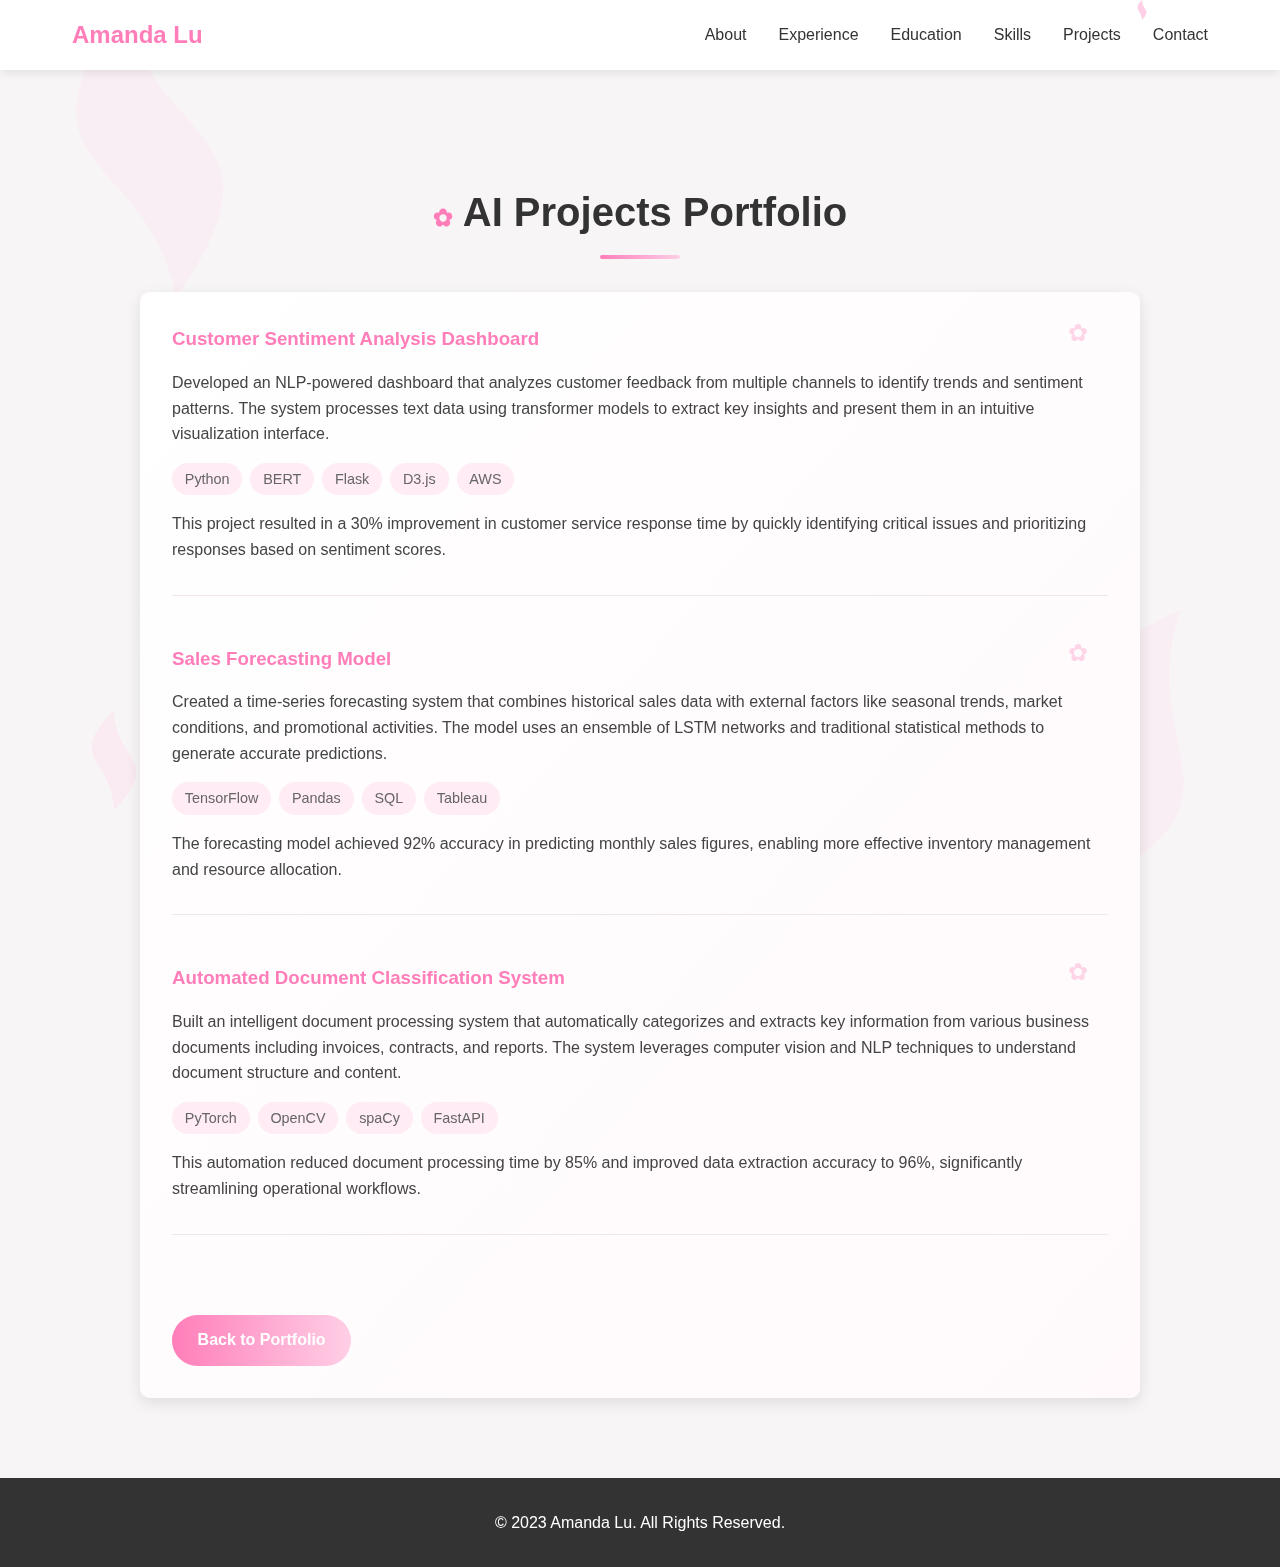
<file: content.html>
<!DOCTYPE html>
<html lang="en">
<head>
  <meta charset="UTF-8">
  <meta name="viewport" content="width=device-width, initial-scale=1.0">
  <title>Amanda Lu | AI Projects</title>
  <link href="style.css" rel="stylesheet" type="text/css" />
  <link rel="stylesheet" href="https://cdnjs.cloudflare.com/ajax/libs/font-awesome/6.4.0/css/all.min.css">
  <style>
    .ai-content {
      max-width: 1000px;
      margin: 0 auto;
      padding: 2rem;
      background: linear-gradient(to bottom right, white, #fff9fb);
      border-radius: 10px;
      box-shadow: var(--shadow);
    }
    
    .ai-project {
      margin-bottom: 3rem;
      padding-bottom: 2rem;
      border-bottom: 1px solid var(--border-color);
      position: relative;
    }
    
    .ai-project:last-child {
      border-bottom: none;
    }
    
    .ai-project::before {
      content: "✿";
      position: absolute;
      top: -10px;
      right: 20px;
      color: var(--primary-color);
      opacity: 0.3;
      font-size: 1.5rem;
    }
    
    .ai-project h3 {
      color: var(--primary-color);
      margin-bottom: 1rem;
    }
    
    .tech-tags {
      display: flex;
      flex-wrap: wrap;
      gap: 0.5rem;
      margin: 1rem 0;
    }
    
    .tech-tag {
      background: #ffecf4;
      color: #666;
      padding: 0.3rem 0.8rem;
      border-radius: 20px;
      font-size: 0.9rem;
    }
    
    .back-button {
      display: inline-block;
      margin-top: 2rem;
    }
    
    #ai-projects::after {
      content: "";
      position: absolute;
      bottom: 10%;
      left: 5%;
      width: 100px;
      height: 100px;
      background-image: url('data:image/svg+xml;utf8,<svg xmlns="http://www.w3.org/2000/svg" viewBox="0 0 100 100"><path fill="%23ffcfe6" opacity="0.3" d="M50 0 C 50 50, 100 50, 50 100 C 50 50, 0 50, 50 0" /></svg>');
      background-size: contain;
      background-repeat: no-repeat;
      z-index: -1;
    }
  </style>
</head>
<body>
  <header>
    <div class="container">
      <nav>
        <div class="logo">Amanda Lu</div>
        <ul class="nav-links">
          <li><a href="index.html#about">About</a></li>
          <li><a href="index.html#experience">Experience</a></li>
          <li><a href="index.html#education">Education</a></li>
          <li><a href="index.html#skills">Skills</a></li>
          <li><a href="index.html#projects">Projects</a></li>
          <li><a href="index.html#contact">Contact</a></li>
        </ul>
      </nav>
    </div>
  </header>

  <section id="ai-projects" style="margin-top: 100px;">
    <div class="container">
      <h2 class="section-title">AI Projects Portfolio</h2>
      
      <div class="ai-content">
        <div class="ai-project">
          <h3>Customer Sentiment Analysis Dashboard</h3>
          <p>Developed an NLP-powered dashboard that analyzes customer feedback from multiple channels to identify trends and sentiment patterns. The system processes text data using transformer models to extract key insights and present them in an intuitive visualization interface.</p>
          <div class="tech-tags">
            <span class="tech-tag">Python</span>
            <span class="tech-tag">BERT</span>
            <span class="tech-tag">Flask</span>
            <span class="tech-tag">D3.js</span>
            <span class="tech-tag">AWS</span>
          </div>
          <p>This project resulted in a 30% improvement in customer service response time by quickly identifying critical issues and prioritizing responses based on sentiment scores.</p>
        </div>
        
        <div class="ai-project">
          <h3>Sales Forecasting Model</h3>
          <p>Created a time-series forecasting system that combines historical sales data with external factors like seasonal trends, market conditions, and promotional activities. The model uses an ensemble of LSTM networks and traditional statistical methods to generate accurate predictions.</p>
          <div class="tech-tags">
            <span class="tech-tag">TensorFlow</span>
            <span class="tech-tag">Pandas</span>
            <span class="tech-tag">SQL</span>
            <span class="tech-tag">Tableau</span>
          </div>
          <p>The forecasting model achieved 92% accuracy in predicting monthly sales figures, enabling more effective inventory management and resource allocation.</p>
        </div>
        
        <div class="ai-project">
          <h3>Automated Document Classification System</h3>
          <p>Built an intelligent document processing system that automatically categorizes and extracts key information from various business documents including invoices, contracts, and reports. The system leverages computer vision and NLP techniques to understand document structure and content.</p>
          <div class="tech-tags">
            <span class="tech-tag">PyTorch</span>
            <span class="tech-tag">OpenCV</span>
            <span class="tech-tag">spaCy</span>
            <span class="tech-tag">FastAPI</span>
          </div>
          <p>This automation reduced document processing time by 85% and improved data extraction accuracy to 96%, significantly streamlining operational workflows.</p>
        </div>
        
        <a href="index.html" class="btn primary-btn back-button">Back to Portfolio</a>
      </div>
    </div>
  </section>

  <footer>
    <div class="container">
      <p>&copy; 2023 Amanda Lu. All Rights Reserved.</p>
    </div>
  </footer>

  <script src="script.js"></script>
</body>
</html>
</file>
<file: style.css>
/* Base styles and variables */
:root {
  --primary-color: #ff7eb9;
  --secondary-color: #e17eb1;
  --dark-color: #333;
  --light-color: #f8f5f7;
  --text-color: #444;
  --light-text: #777;
  --border-color: #f0e6ea;
  --transition: all 0.3s ease;
  --shadow: 0 5px 15px rgba(0, 0, 0, 0.1);
  --container-width: 1200px;
}

/* Reset styles */
* {
  margin: 0;
  padding: 0;
  box-sizing: border-box;
}

html {
  scroll-behavior: smooth;
  font-size: 16px;
}

body {
  font-family: 'Segoe UI', Tahoma, Geneva, Verdana, sans-serif;
  line-height: 1.6;
  color: var(--text-color);
  background-color: var(--light-color);
}

a {
  text-decoration: none;
  color: var(--primary-color);
  transition: var(--transition);
}

a:hover {
  color: var(--secondary-color);
}

ul {
  list-style: none;
}

img {
  width: 100%;
  height: auto;
  display: block;
}

.container {
  max-width: var(--container-width);
  margin: 0 auto;
  padding: 0 2rem;
}

.btn {
  display: inline-block;
  padding: 0.8rem 1.6rem;
  border-radius: 30px;
  font-weight: bold;
  text-align: center;
  cursor: pointer;
  transition: var(--transition);
  border: none;
}

.primary-btn {
  background: linear-gradient(to right, var(--primary-color), #ffcfe6);
  color: white;
  border-radius: 30px;
}

.primary-btn:hover {
  background: linear-gradient(to right, var(--secondary-color), #ffcfe6);
  color: white;
  transform: translateY(-3px);
  box-shadow: var(--shadow);
}

.secondary-btn {
  background: transparent;
  color: var(--primary-color);
  border: 2px solid var(--primary-color);
}

.secondary-btn:hover {
  background: transparent;
  color: var(--primary-color);
  border: 2px solid var(--primary-color);
}

.small-btn {
  padding: 0.5rem 1rem;
  font-size: 0.9rem;
}

.section-title {
  font-size: 2.5rem;
  margin-bottom: 3rem;
  text-align: center;
  position: relative;
  color: var(--dark-color);
}

.section-title::after {
  content: '';
  position: absolute;
  bottom: -15px;
  left: 50%;
  transform: translateX(-50%);
  width: 80px;
  height: 4px;
  background: var(--primary-color);
  border-radius: 2px;
}

section {
  padding: 5rem 0;
}

/* Header and Navigation */
header {
  position: fixed;
  top: 0;
  left: 0;
  width: 100%;
  z-index: 1000;
  background: white;
  box-shadow: 0 2px 10px rgba(0, 0, 0, 0.1);
  padding: 1rem 0;
}

nav {
  display: flex;
  justify-content: space-between;
  align-items: center;
}

.logo {
  font-size: 1.5rem;
  font-weight: bold;
  color: var(--primary-color);
}

.nav-links {
  display: flex;
}

.nav-links li {
  margin-left: 2rem;
}

.nav-links a {
  color: var(--dark-color);
  font-weight: 500;
}

.nav-links a:hover {
  color: var(--primary-color);
}

/* Hero Section */
#hero {
  position: relative;
  height: 100vh;
  display: flex;
  align-items: center;
  color: white;
}

#hero .hero-content {
  position: relative;
  z-index: 1;
  text-align: center;
  max-width: 800px;
  margin: 0 auto;
}

#hero h1, #hero h2, #hero p {
  text-shadow: 1px 1px 3px rgba(0, 0, 0, 0.6);
}

.hero-content h1 {
  font-size: 3.5rem;
  margin-bottom: 1rem;
  color: white;
}

.hero-content h2 {
  font-size: 2rem;
  margin-bottom: 1.5rem;
  color: white;
  font-weight: 400;
}

.hero-content p {
  font-size: 1.2rem;
  margin-bottom: 2rem;
  color: white;
  max-width: 80%;
  margin-left: auto;
  margin-right: auto;
}

.highlight {
  color: var(--primary-color);
}

.hero-buttons {
  margin-bottom: 2rem;
}

.hero-buttons .btn {
  margin: 0 0.5rem;
}

.social-links {
  display: flex;
  justify-content: center;
  gap: 1.5rem;
}

.social-links a {
  display: flex;
  align-items: center;
  justify-content: center;
  width: 40px;
  height: 40px;
  border-radius: 50%;
  background: white;
  color: var(--primary-color);
  font-size: 1.2rem;
  transition: var(--transition);
  box-shadow: var(--shadow);
}

.social-links a:hover {
  background: var(--primary-color);
  color: white;
  transform: translateY(-3px);
}

/* About Section */
#about {
  background-color: white;
}

.about-content {
  display: flex;
  gap: 4rem;
  align-items: center;
  justify-content: center;
}

.profile-image {
  flex: 0 0 300px;
}

.profile-image .portrait {
  width: 100%;
  border-radius: 10px;
  box-shadow: var(--shadow);
  border: 5px solid white;
}

.about-text {
  max-width: 800px;
  margin: 0 auto;
}

.about-text p {
  margin-bottom: 1.5rem;
  font-size: 1.1rem;
}

/* Experience and Education Sections */
#experience, #education {
  background-color: var(--light-color);
}

.timeline {
  max-width: 800px;
  margin: 0 auto;
}

.timeline-item {
  background: white;
  border-radius: 10px;
  padding: 2rem;
  box-shadow: var(--shadow);
  margin-bottom: 2rem;
  position: relative;
  border-left: 4px solid var(--primary-color);
}

.timeline-item-header h3 {
  font-size: 1.5rem;
  margin-bottom: 0.5rem;
  color: var(--dark-color);
}

.timeline-item-company {
  font-weight: bold;
  color: var(--primary-color);
  margin-bottom: 0.5rem;
}

.timeline-item-date {
  color: var(--light-text);
  font-style: italic;
  margin-bottom: 1.5rem;
}

.timeline-item-description {
  color: var(--text-color);
}

.timeline-item-description li {
  margin-bottom: 0.5rem;
  position: relative;
  padding-left: 1.5rem;
}

.timeline-item-description li:before {
  content: "✓";
  position: absolute;
  left: 0;
  color: var(--primary-color);
}

/* Skills Section */
#skills {
  background-color: white;
}

.skills-container {
  display: grid;
  grid-template-columns: repeat(auto-fit, minmax(250px, 1fr));
  gap: 2rem;
  max-width: 1000px;
  margin: 0 auto;
}

.skills-category h3 {
  font-size: 1.3rem;
  margin-bottom: 1.5rem;
  color: var(--primary-color);
  text-align: center;
}

.skills-list {
  background: var(--light-color);
  border-radius: 10px;
  padding: 2rem;
  box-shadow: var(--shadow);
}

.skills-list li {
  margin-bottom: 1rem;
  padding-left: 1.5rem;
  position: relative;
}

.skills-list li:before {
  content: "•";
  position: absolute;
  left: 0;
  color: var(--primary-color);
  font-size: 1.2rem;
}

/* Projects Section */
#projects {
  background-color: var(--light-color);
}

.projects-grid {
  display: grid;
  grid-template-columns: repeat(auto-fit, minmax(350px, 1fr));
  gap: 2rem;
  max-width: 1200px;
  margin: 0 auto;
}

.project-card {
  background: linear-gradient(to bottom right, white, #fff9fb);
  border-radius: 10px;
  overflow: hidden;
  box-shadow: var(--shadow);
  transition: var(--transition);
  height: 100%;
  border-top: 3px solid var(--primary-color);
}

.project-card:hover {
  transform: translateY(-10px);
  box-shadow: 0 15px 30px rgba(242, 187, 213, 0.2);
}

.project-info {
  padding: 2rem;
}

.project-info h3 {
  font-size: 1.5rem;
  margin-bottom: 1rem;
  color: var(--dark-color);
}

.project-info p {
  margin-bottom: 1.5rem;
  color: var(--text-color);
}

.project-links {
  display: flex;
  gap: 1rem;
}

/* Contact Section */
#contact {
  background-color: white;
}

.contact-content {
  max-width: 800px;
  margin: 0 auto;
  text-align: center;
}

.contact-content p {
  font-size: 1.2rem;
  margin-bottom: 2rem;
}

.contact-info {
  display: flex;
  flex-direction: column;
  gap: 1.5rem;
  margin-bottom: 2rem;
}

.contact-item {
  display: flex;
  align-items: center;
  justify-content: center;
  gap: 1rem;
  font-size: 1.1rem;
}

.contact-item i {
  color: var(--primary-color);
  font-size: 1.3rem;
}

/* Footer */
footer {
  background: var(--dark-color);
  color: white;
  text-align: center;
  padding: 2rem 0;
}

/* Utility Classes */
.text-center {
  text-align: center;
}

/* Responsive Design */
@media (max-width: 768px) {
  .hero-content h1 {
    font-size: 2.5rem;
  }

  .hero-content h2 {
    font-size: 1.5rem;
  }

  .section-title {
    font-size: 2rem;
  }

  .about-content {
    flex-direction: column;
    gap: 2rem;
  }
  
  .profile-image {
    flex: 0 0 250px;
    margin: 0 auto;
  }

  .nav-links {
    display: none; /* In a real implementation, you'd want a mobile menu here */
  }

  .projects-grid {
    grid-template-columns: 1fr;
  }
}

@media (max-width: 480px) {
  .hero-buttons {
    display: flex;
    flex-direction: column;
    gap: 1rem;
  }

  .hero-buttons .btn {
    margin: 0;
  }

  .contact-info {
    align-items: center;
  }
}

/* Background Video Styles */
.video-container {
  position: absolute;
  top: 0;
  left: 0;
  width: 100%;
  height: 100%;
  overflow: hidden;
  z-index: -1;
}

#background-video {
  position: absolute;
  top: 50%;
  left: 50%;
  min-width: 100%;
  min-height: 100%;
  width: auto;
  height: auto;
  transform: translateX(-50%) translateY(-50%);
  object-fit: cover;
}

.video-overlay {
  position: absolute;
  top: 0;
  left: 0;
  width: 100%;
  height: 100%;
  background-color: rgba(0, 0, 0, 0.5); /* Adjust opacity as needed */
}

/* Spring Theme Decorative Elements */
body::before, body::after {
  content: "";
  position: fixed;
  width: 300px;
  height: 300px;
  background-image: url('data:image/svg+xml;utf8,<svg xmlns="http://www.w3.org/2000/svg" viewBox="0 0 100 100"><path fill="%23ffcfe6" d="M50 0 C 50 50, 100 50, 50 100 C 50 50, 0 50, 50 0" /></svg>');
  background-size: contain;
  background-repeat: no-repeat;
  z-index: -1;
  opacity: 0.2;
}

body::before {
  top: 0;
  left: 0;
  transform: rotate(-10deg);
}

body::after {
  bottom: 0;
  right: 0;
  transform: rotate(20deg);
}

.section-title::before {
  content: "✿";
  color: var(--primary-color);
  margin-right: 10px;
  font-size: 1.5rem;
}

.section-title::after {
  background: linear-gradient(to right, #ff7eb9, #ffcfe6);
}

.timeline-item {
  border-left: 4px solid var(--primary-color);
  background: linear-gradient(to bottom right, white, #fff9fb);
}

/* Add blossom petals to corners */
.timeline-item::before {
  content: "✿";
  position: absolute;
  top: -10px;
  right: 20px;
  color: var(--primary-color);
  opacity: 0.3;
  font-size: 1.5rem;
}

/* Spring-themed skills list bullets */
.skills-list li:before {
  content: "❀";
  color: var(--primary-color);
}

/* Add floating petals animation */
@keyframes float {
  0% { transform: translateY(0) rotate(0); opacity: 0; }
  50% { opacity: 0.6; }
  100% { transform: translateY(-100px) rotate(360deg); opacity: 0; }
}

header::before {
  content: "";
  position: absolute;
  top: 0;
  right: 10%;
  width: 20px;
  height: 20px;
  background-image: url('data:image/svg+xml;utf8,<svg xmlns="http://www.w3.org/2000/svg" viewBox="0 0 10 10"><path fill="%23ffcfe6" d="M5 0 C 5 5, 10 5, 5 10 C 5 5, 0 5, 5 0" /></svg>');
  background-size: contain;
  animation: float 15s linear infinite;
}
</file>
